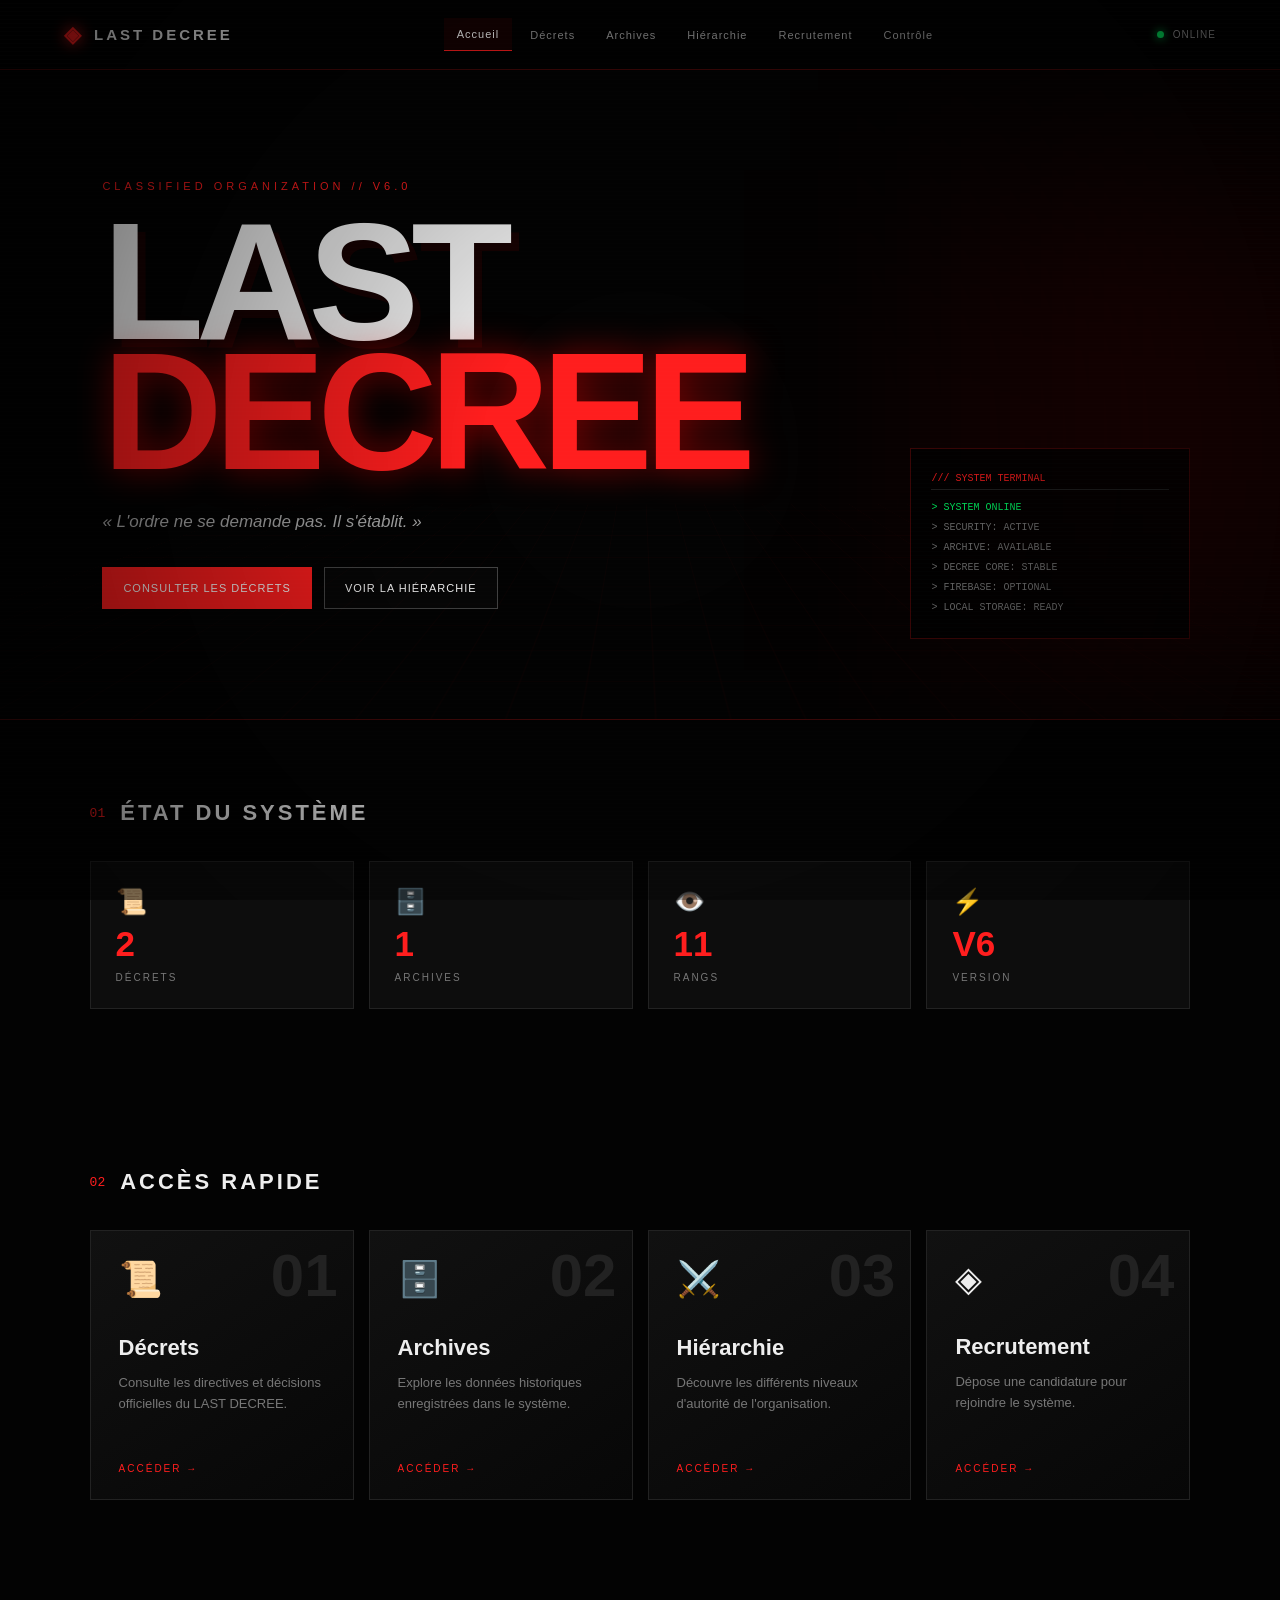
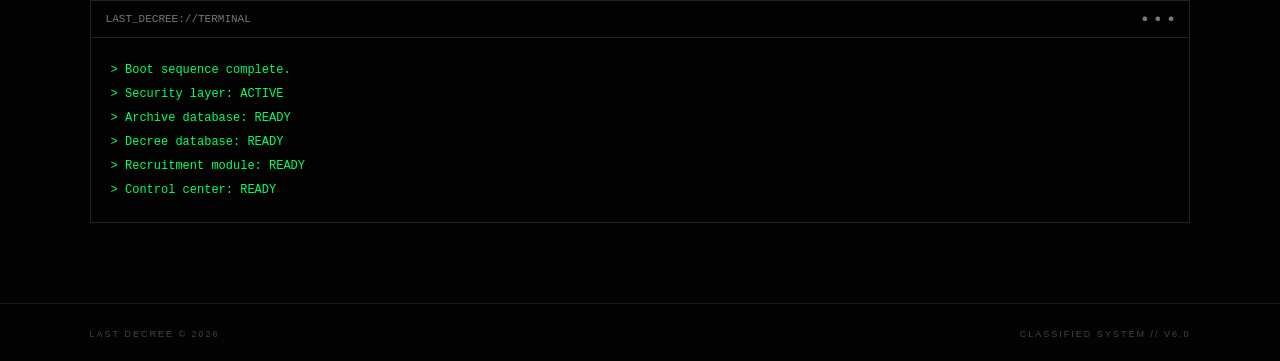
<file: index.html>
<!DOCTYPE html>
<html lang="fr">
<head>
    <meta charset="UTF-8">
    <meta name="viewport" content="width=device-width, initial-scale=1.0">
    <meta name="theme-color" content="#050505">
    <meta name="description" content="LAST DECREE — Classified Organization System">
    <title>LAST DECREE // V6</title>
    <link rel="stylesheet" href="style.css">
</head>

<body>

<div id="bootScreen">
    <div class="boot-logo">LAST DECREE</div>
    <div class="boot-line">INITIALISATION DU SYSTÈME...</div>
    <div class="boot-progress">
        <span id="bootProgress"></span>
    </div>
    <div id="bootStatus">CHARGEMENT...</div>
</div>

<div id="site">

<header class="topbar">
    <div class="brand" onclick="location.href='index.html'">
        <span class="brand-symbol">◈</span>
        <span>LAST DECREE</span>
    </div>

    <button class="menu-toggle" onclick="toggleMenu()">☰</button>

    <nav id="mainNav">
        <a href="index.html" class="active">Accueil</a>
        <a href="decrees.html">Décrets</a>
        <a href="archives.html">Archives</a>
        <a href="hierarchy.html">Hiérarchie</a>
        <a href="recruitment.html">Recrutement</a>
        <a href="control.html">Contrôle</a>
    </nav>

    <div class="system-status">
        <span class="status-dot"></span>
        ONLINE
    </div>
</header>

<main>

<section class="hero">
    <div class="hero-grid"></div>

    <div class="hero-content">
        <div class="classified">CLASSIFIED ORGANIZATION // V6.0</div>

        <h1>
            LAST<br>
            <span>DECREE</span>
        </h1>

        <p class="hero-subtitle">
            « L'ordre ne se demande pas. Il s'établit. »
        </p>

        <div class="hero-actions">
            <a href="decrees.html" class="btn primary">CONSULTER LES DÉCRETS</a>
            <a href="hierarchy.html" class="btn">VOIR LA HIÉRARCHIE</a>
        </div>
    </div>

    <div class="hero-terminal">
        <div>/// SYSTEM TERMINAL</div>
        <p>&gt; SYSTEM ONLINE</p>
        <p>&gt; SECURITY: ACTIVE</p>
        <p>&gt; ARCHIVE: AVAILABLE</p>
        <p>&gt; DECREE CORE: STABLE</p>
        <p>&gt; FIREBASE: OPTIONAL</p>
        <p>&gt; LOCAL STORAGE: READY</p>
    </div>
</section>

<section class="section">
    <div class="section-title">
        <span>01</span>
        <h2>ÉTAT DU SYSTÈME</h2>
    </div>

    <div class="dashboard-grid">

        <div class="stat-card">
            <span class="stat-icon">📜</span>
            <span class="stat-number" id="decreeCount">0</span>
            <span class="stat-label">DÉCRETS</span>
        </div>

        <div class="stat-card">
            <span class="stat-icon">🗄️</span>
            <span class="stat-number" id="archiveCount">0</span>
            <span class="stat-label">ARCHIVES</span>
        </div>

        <div class="stat-card">
            <span class="stat-icon">👁️</span>
            <span class="stat-number">11</span>
            <span class="stat-label">RANGS</span>
        </div>

        <div class="stat-card">
            <span class="stat-icon">⚡</span>
            <span class="stat-number">V6</span>
            <span class="stat-label">VERSION</span>
        </div>

    </div>
</section>

<section class="section">
    <div class="section-title">
        <span>02</span>
        <h2>ACCÈS RAPIDE</h2>
    </div>

    <div class="cards">

        <a href="decrees.html" class="feature-card">
            <div class="feature-number">01</div>
            <div class="feature-icon">📜</div>
            <h3>Décrets</h3>
            <p>Consulte les directives et décisions officielles du LAST DECREE.</p>
            <span class="card-link">ACCÉDER →</span>
        </a>

        <a href="archives.html" class="feature-card">
            <div class="feature-number">02</div>
            <div class="feature-icon">🗄️</div>
            <h3>Archives</h3>
            <p>Explore les données historiques enregistrées dans le système.</p>
            <span class="card-link">ACCÉDER →</span>
        </a>

        <a href="hierarchy.html" class="feature-card">
            <div class="feature-number">03</div>
            <div class="feature-icon">⚔️</div>
            <h3>Hiérarchie</h3>
            <p>Découvre les différents niveaux d'autorité de l'organisation.</p>
            <span class="card-link">ACCÉDER →</span>
        </a>

        <a href="recruitment.html" class="feature-card">
            <div class="feature-number">04</div>
            <div class="feature-icon">◈</div>
            <h3>Recrutement</h3>
            <p>Dépose une candidature pour rejoindre le système.</p>
            <span class="card-link">ACCÉDER →</span>
        </a>

    </div>
</section>

<section class="terminal-section">
    <div class="terminal">
        <div class="terminal-header">
            <span>LAST_DECREE://TERMINAL</span>
            <span>● ● ●</span>
        </div>

        <div class="terminal-body" id="terminalText"></div>
    </div>
</section>

</main>

<footer>
    <div>LAST DECREE © 2026</div>
    <div>CLASSIFIED SYSTEM // V6.0</div>
</footer>

</div>

<script src="script.js"></script>
</body>
              </html>
</file>
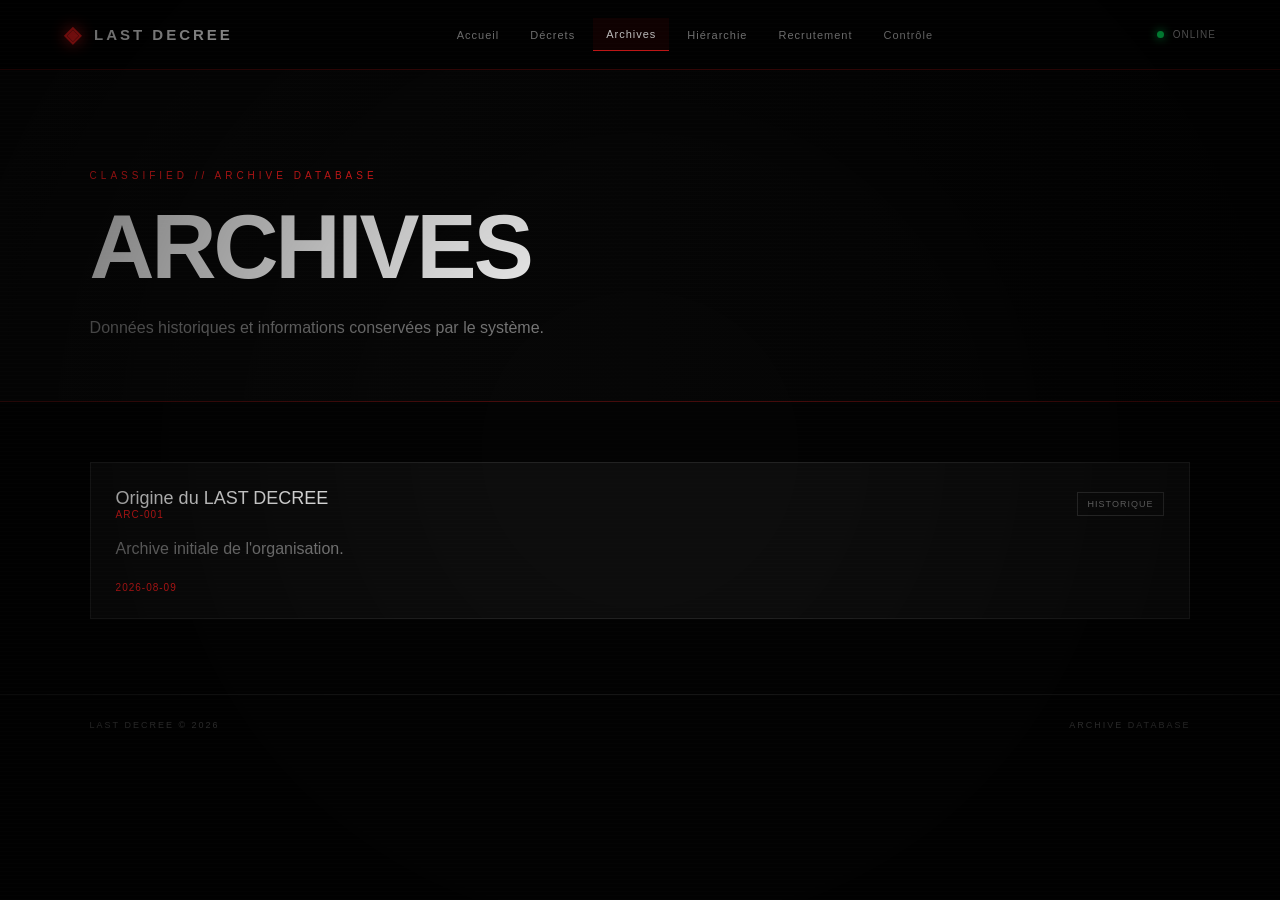
<file: archive.html>
<!DOCTYPE html>
<html lang="fr">
<head>
    <meta charset="UTF-8">
    <meta name="viewport" content="width=device-width, initial-scale=1.0">
    <title>Archives // LAST DECREE</title>
    <link rel="stylesheet" href="style.css">
</head>

<body>

<div id="site" class="loaded">

<header class="topbar">

    <div class="brand" onclick="location.href='index.html'">
        <span class="brand-symbol">◈</span>
        LAST DECREE
    </div>

    <button class="menu-toggle" onclick="toggleMenu()">☰</button>

    <nav id="mainNav">
        <a href="index.html">Accueil</a>
        <a href="decrees.html">Décrets</a>
        <a href="archives.html" class="active">Archives</a>
        <a href="hierarchy.html">Hiérarchie</a>
        <a href="recruitment.html">Recrutement</a>
        <a href="control.html">Contrôle</a>
    </nav>

    <div class="system-status">
        <span class="status-dot"></span> ONLINE
    </div>

</header>

<section class="page-header">
    <div class="eyebrow">CLASSIFIED // ARCHIVE DATABASE</div>
    <h1>ARCHIVES</h1>
    <p>
        Données historiques et informations conservées par le système.
    </p>
</section>

<main class="content">

    <div id="archivesList"></div>

</main>

<footer>
    <div>LAST DECREE © 2026</div>
    <div>ARCHIVE DATABASE</div>
</footer>

</div>

<script src="script.js"></script>

</body>
</html>
</file>
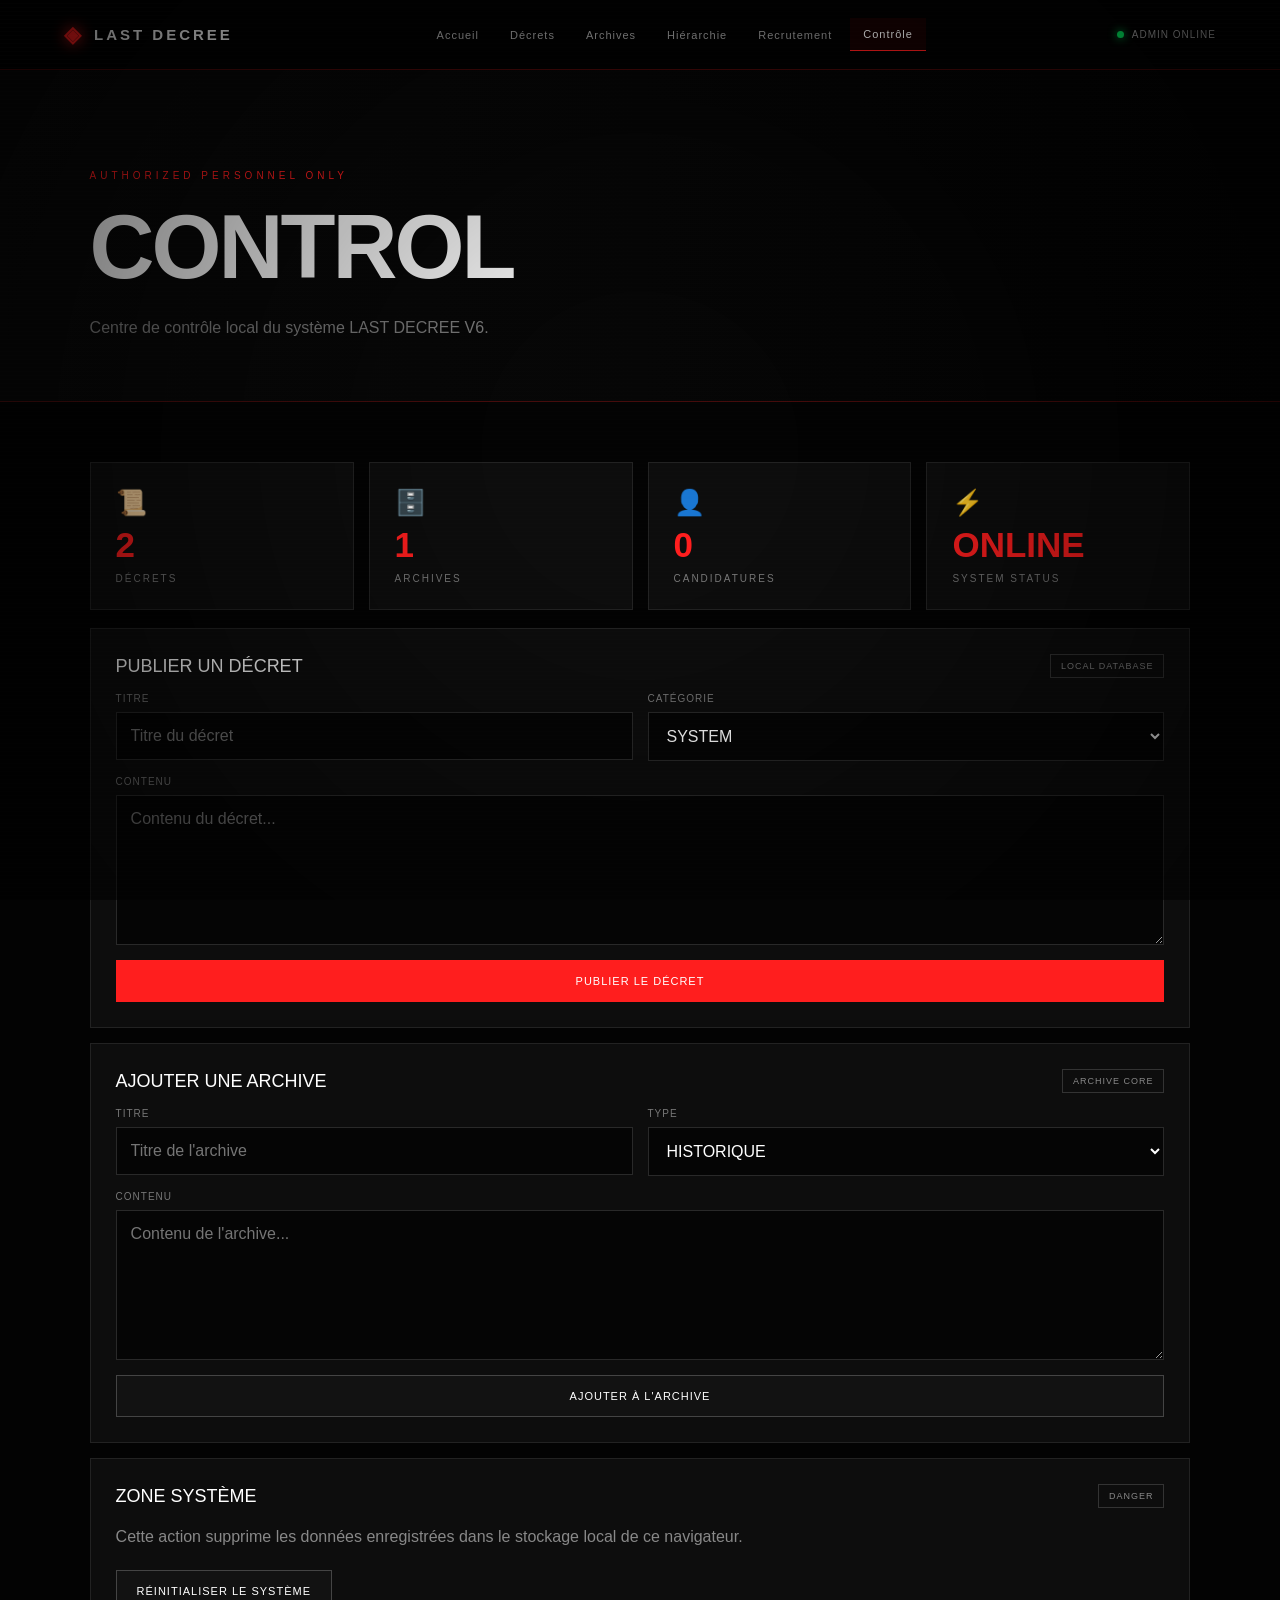
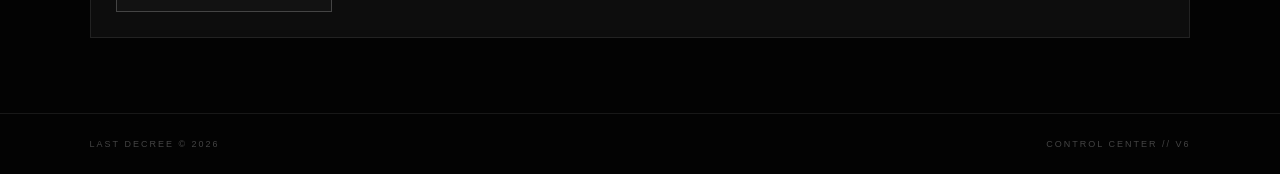
<file: control.html>
<!DOCTYPE html>
<html lang="fr">
<head>
    <meta charset="UTF-8">
    <meta name="viewport" content="width=device-width, initial-scale=1.0">
    <title>Control Center // LAST DECREE</title>
    <link rel="stylesheet" href="style.css">
</head>

<body>

<div id="site" class="loaded">

<header class="topbar">

    <div class="brand" onclick="location.href='index.html'">
        <span class="brand-symbol">◈</span>
        LAST DECREE
    </div>

    <button class="menu-toggle" onclick="toggleMenu()">☰</button>

    <nav id="mainNav">
        <a href="index.html">Accueil</a>
        <a href="decrees.html">Décrets</a>
        <a href="archives.html">Archives</a>
        <a href="hierarchy.html">Hiérarchie</a>
        <a href="recruitment.html">Recrutement</a>
        <a href="control.html" class="active">Contrôle</a>
    </nav>

    <div class="system-status">
        <span class="status-dot"></span> ADMIN ONLINE
    </div>

</header>

<section class="page-header">
    <div class="eyebrow">AUTHORIZED PERSONNEL ONLY</div>
    <h1>CONTROL</h1>
    <p>
        Centre de contrôle local du système LAST DECREE V6.
    </p>
</section>

<main class="content">

    <div class="dashboard-grid">

        <div class="stat-card">
            <span class="stat-icon">📜</span>
            <span class="stat-number" id="decreeCount">0</span>
            <span class="stat-label">DÉCRETS</span>
        </div>

        <div class="stat-card">
            <span class="stat-icon">🗄️</span>
            <span class="stat-number" id="archiveCount">0</span>
            <span class="stat-label">ARCHIVES</span>
        </div>

        <div class="stat-card">
            <span class="stat-icon">👤</span>
            <span class="stat-number" id="applicationCount">0</span>
            <span class="stat-label">CANDIDATURES</span>
        </div>

        <div class="stat-card">
            <span class="stat-icon">⚡</span>
            <span class="stat-number">ONLINE</span>
            <span class="stat-label">SYSTEM STATUS</span>
        </div>

    </div>

    <br>

    <div class="panel">

        <div class="panel-header">
            <div class="panel-title">
                PUBLIER UN DÉCRET
            </div>

            <span class="badge">
                LOCAL DATABASE
            </span>
        </div>

        <form id="decreeForm">

            <div class="form-grid">

                <div class="form-group">
                    <label>TITRE</label>

                    <input
                        type="text"
                        name="title"
                        required
                        placeholder="Titre du décret">
                </div>

                <div class="form-group">
                    <label>CATÉGORIE</label>

                    <select name="category" required>

                        <option value="SYSTEM">
                            SYSTEM
                        </option>

                        <option value="DIRECTIVE">
                            DIRECTIVE
                        </option>

                        <option value="SECURITY">
                            SECURITY
                        </option>

                        <option value="EVENT">
                            EVENT
                        </option>

                    </select>
                </div>

                <div class="form-group full">

                    <label>CONTENU</label>

                    <textarea
                        name="content"
                        required
                        placeholder="Contenu du décret..."></textarea>

                </div>

                <div class="form-group full">

                    <button
                        type="submit"
                        class="btn primary">
                        PUBLIER LE DÉCRET
                    </button>

                </div>

            </div>

        </form>

    </div>

    <div class="panel">

        <div class="panel-header">
            <div class="panel-title">
                AJOUTER UNE ARCHIVE
            </div>

            <span class="badge">
                ARCHIVE CORE
            </span>
        </div>

        <form id="archiveForm">

            <div class="form-grid">

                <div class="form-group">
                    <label>TITRE</label>

                    <input
                        type="text"
                        name="title"
                        required
                        placeholder="Titre de l'archive">
                </div>

                <div class="form-group">
                    <label>TYPE</label>

                    <select name="type" required>

                        <option>HISTORIQUE</option>
                        <option>CLASSIFIED</option>
                        <option>EVENT</option>
                        <option>PERSONNEL</option>

                    </select>

                </div>

                <div class="form-group full">

                    <label>CONTENU</label>

                    <textarea
                        name="content"
                        required
                        placeholder="Contenu de l'archive..."></textarea>

                </div>

                <div class="form-group full">

                    <button
                        type="submit"
                        class="btn">
                        AJOUTER À L'ARCHIVE
                    </button>

                </div>

            </div>

        </form>

    </div>

    <div class="panel">

        <div class="panel-header">
            <div class="panel-title">
                ZONE SYSTÈME
            </div>

            <span class="badge">
                DANGER
            </span>
        </div>

        <p style="margin-bottom:20px">
            Cette action supprime les données enregistrées dans le stockage local
            de ce navigateur.
        </p>

        <button
            id="resetSystem"
            class="btn">
            RÉINITIALISER LE SYSTÈME
        </button>

    </div>

</main>

<footer>
    <div>LAST DECREE © 2026</div>
    <div>CONTROL CENTER // V6</div>
</footer>

</div>

<script src="script.js"></script>

</body>
  </html>
</file>
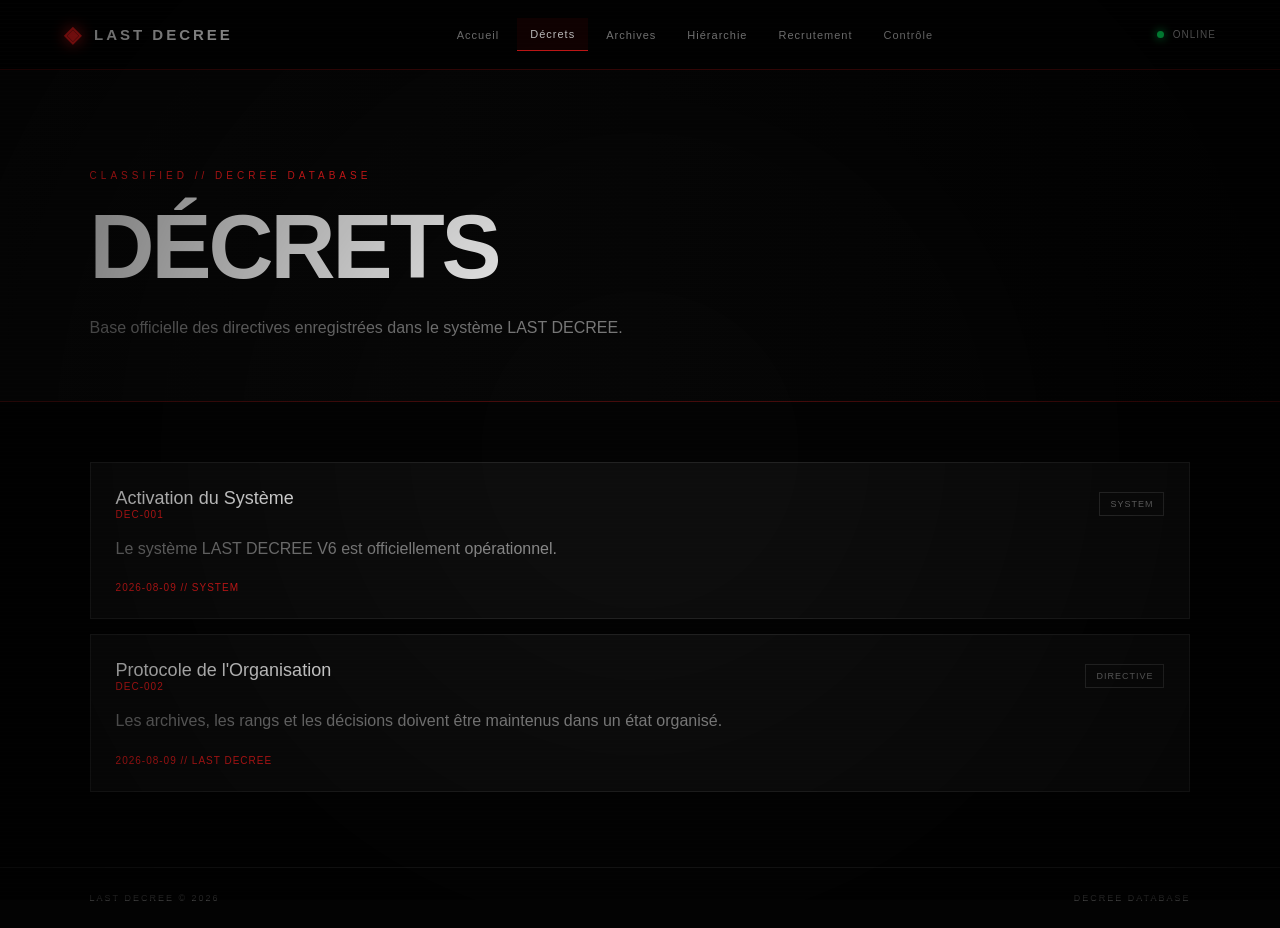
<file: decrees.html>
<!DOCTYPE html>
<html lang="fr">
<head>
    <meta charset="UTF-8">
    <meta name="viewport" content="width=device-width, initial-scale=1.0">
    <title>Décrets // LAST DECREE</title>
    <link rel="stylesheet" href="style.css">
</head>

<body>

<div id="site" class="loaded">

<header class="topbar">

    <div class="brand" onclick="location.href='index.html'">
        <span class="brand-symbol">◈</span>
        LAST DECREE
    </div>

    <button class="menu-toggle" onclick="toggleMenu()">☰</button>

    <nav id="mainNav">
        <a href="index.html">Accueil</a>
        <a href="decrees.html" class="active">Décrets</a>
        <a href="archives.html">Archives</a>
        <a href="hierarchy.html">Hiérarchie</a>
        <a href="recruitment.html">Recrutement</a>
        <a href="control.html">Contrôle</a>
    </nav>

    <div class="system-status">
        <span class="status-dot"></span> ONLINE
    </div>

</header>

<section class="page-header">
    <div class="eyebrow">CLASSIFIED // DECREE DATABASE</div>
    <h1>DÉCRETS</h1>
    <p>
        Base officielle des directives enregistrées dans le système LAST DECREE.
    </p>
</section>

<main class="content">

    <div id="decreesList"></div>

</main>

<footer>
    <div>LAST DECREE © 2026</div>
    <div>DECREE DATABASE</div>
</footer>

</div>

<script src="script.js"></script>

</body>
</html>
</file>
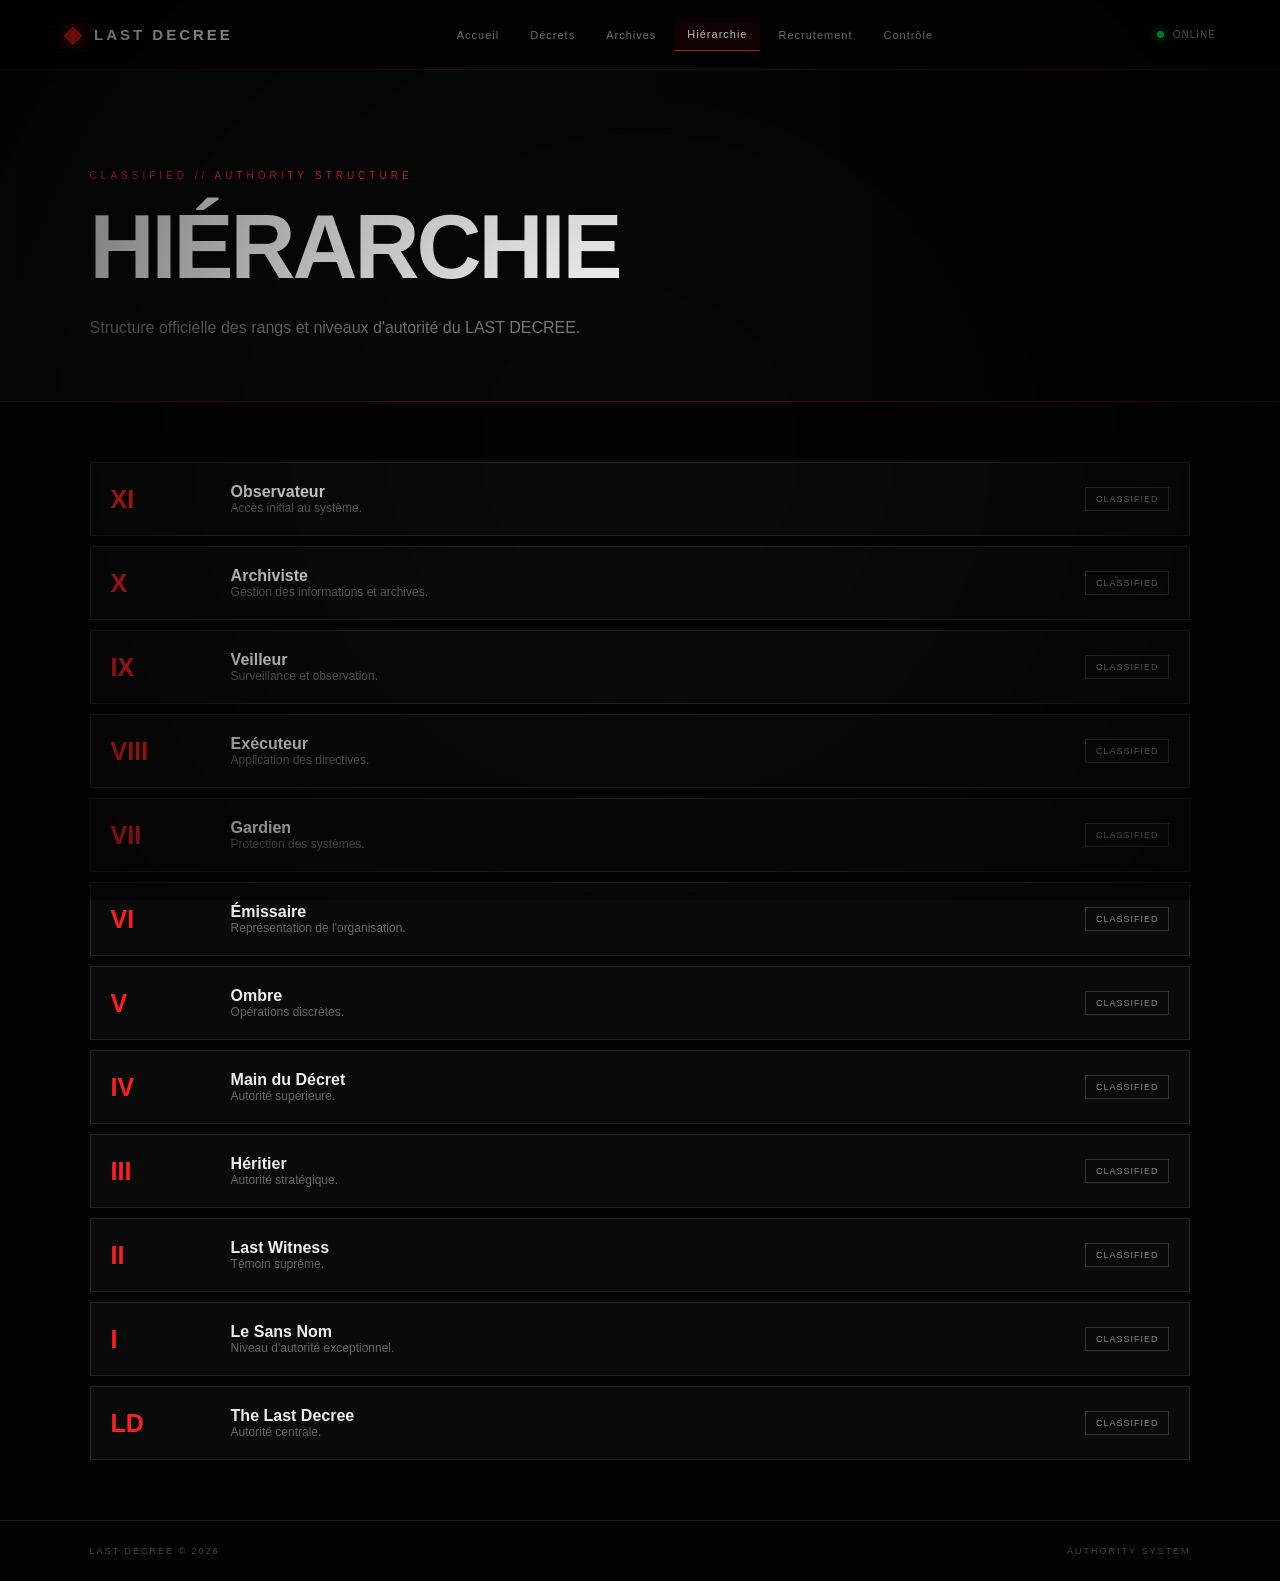
<file: hierarchy.html>
<!DOCTYPE html>
<html lang="fr">
<head>
    <meta charset="UTF-8">
    <meta name="viewport" content="width=device-width, initial-scale=1.0">
    <title>Hiérarchie // LAST DECREE</title>
    <link rel="stylesheet" href="style.css">
</head>

<body>

<div id="site" class="loaded">

<header class="topbar">

    <div class="brand" onclick="location.href='index.html'">
        <span class="brand-symbol">◈</span>
        LAST DECREE
    </div>

    <button class="menu-toggle" onclick="toggleMenu()">☰</button>

    <nav id="mainNav">
        <a href="index.html">Accueil</a>
        <a href="decrees.html">Décrets</a>
        <a href="archives.html">Archives</a>
        <a href="hierarchy.html" class="active">Hiérarchie</a>
        <a href="recruitment.html">Recrutement</a>
        <a href="control.html">Contrôle</a>
    </nav>

    <div class="system-status">
        <span class="status-dot"></span> ONLINE
    </div>

</header>

<section class="page-header">
    <div class="eyebrow">CLASSIFIED // AUTHORITY STRUCTURE</div>
    <h1>HIÉRARCHIE</h1>
    <p>
        Structure officielle des rangs et niveaux d'autorité du LAST DECREE.
    </p>
</section>

<main class="content">

    <div id="rankList" class="rank-list"></div>

</main>

<footer>
    <div>LAST DECREE © 2026</div>
    <div>AUTHORITY SYSTEM</div>
</footer>

</div>

<script src="script.js"></script>

</body>
</html>
</file>
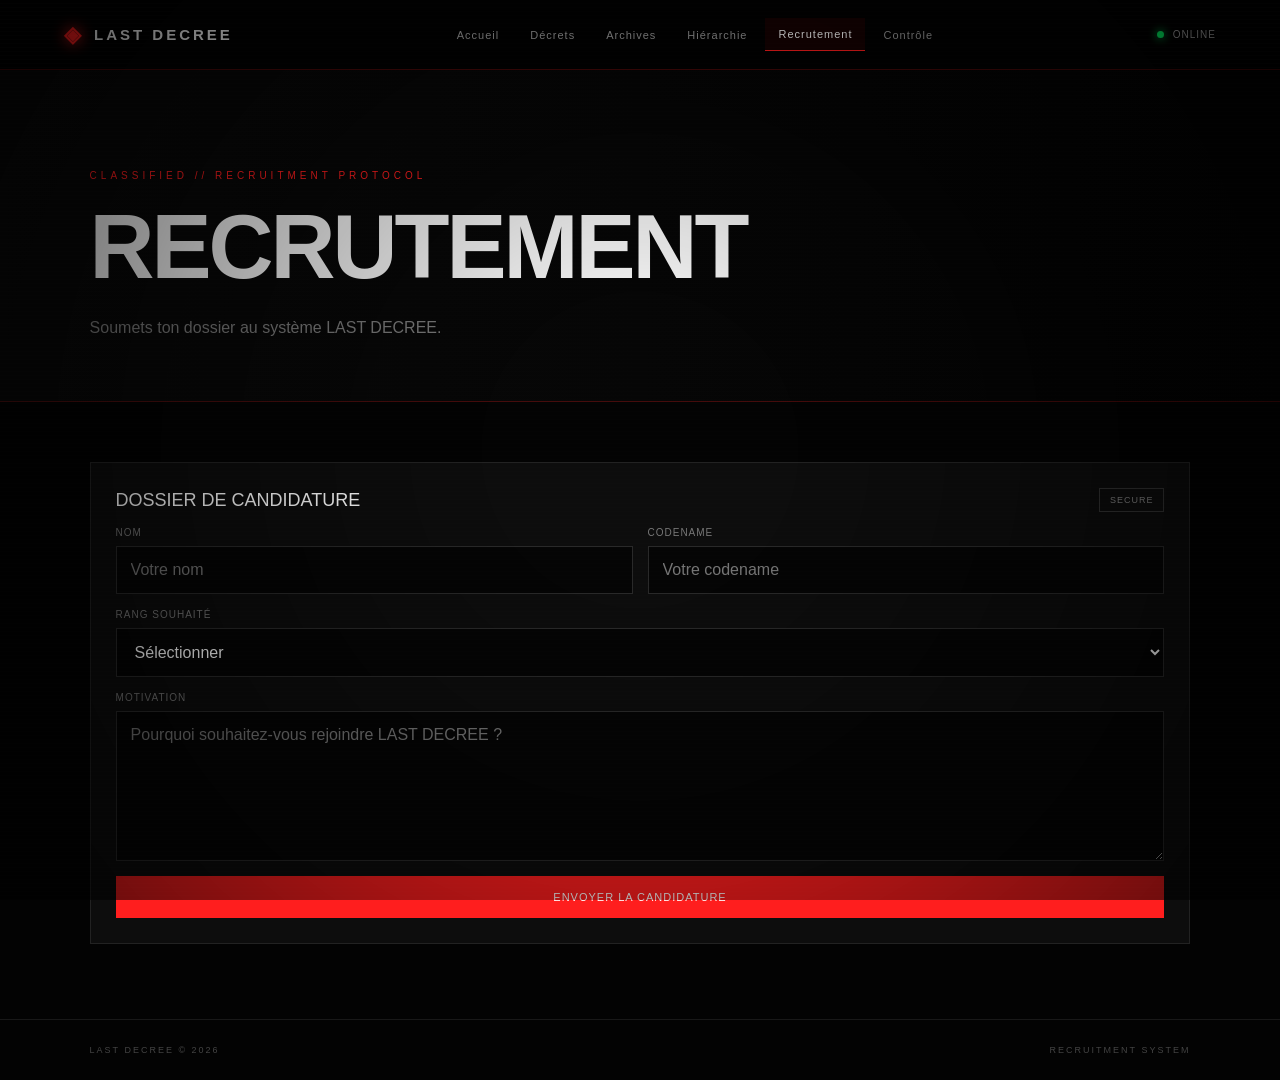
<file: recruitment.html>
<!DOCTYPE html>
<html lang="fr">
<head>
    <meta charset="UTF-8">
    <meta name="viewport" content="width=device-width, initial-scale=1.0">
    <title>Recrutement // LAST DECREE</title>
    <link rel="stylesheet" href="style.css">
</head>

<body>

<div id="site" class="loaded">

<header class="topbar">

    <div class="brand" onclick="location.href='index.html'">
        <span class="brand-symbol">◈</span>
        LAST DECREE
    </div>

    <button class="menu-toggle" onclick="toggleMenu()">☰</button>

    <nav id="mainNav">
        <a href="index.html">Accueil</a>
        <a href="decrees.html">Décrets</a>
        <a href="archives.html">Archives</a>
        <a href="hierarchy.html">Hiérarchie</a>
        <a href="recruitment.html" class="active">Recrutement</a>
        <a href="control.html">Contrôle</a>
    </nav>

    <div class="system-status">
        <span class="status-dot"></span> ONLINE
    </div>

</header>

<section class="page-header">
    <div class="eyebrow">CLASSIFIED // RECRUITMENT PROTOCOL</div>
    <h1>RECRUTEMENT</h1>
    <p>
        Soumets ton dossier au système LAST DECREE.
    </p>
</section>

<main class="content">

    <div class="panel">

        <div class="panel-header">
            <div class="panel-title">
                DOSSIER DE CANDIDATURE
            </div>

            <span class="badge">
                SECURE
            </span>
        </div>

        <form id="recruitmentForm">

            <div class="form-grid">

                <div class="form-group">
                    <label>NOM</label>
                    <input
                        type="text"
                        name="name"
                        required
                        placeholder="Votre nom">
                </div>

                <div class="form-group">
                    <label>CODENAME</label>
                    <input
                        type="text"
                        name="codename"
                        required
                        placeholder="Votre codename">
                </div>

                <div class="form-group full">
                    <label>RANG SOUHAITÉ</label>

                    <select name="rank" required>

                        <option value="">
                            Sélectionner
                        </option>

                        <option>XI — Observateur</option>
                        <option>X — Archiviste</option>
                        <option>IX — Veilleur</option>
                        <option>VIII — Exécuteur</option>
                        <option>VII — Gardien</option>
                        <option>VI — Émissaire</option>
                        <option>V — Ombre</option>
                        <option>IV — Main du Décret</option>
                        <option>III — Héritier</option>
                        <option>II — Last Witness</option>
                        <option>I — Le Sans Nom</option>

                    </select>
                </div>

                <div class="form-group full">
                    <label>MOTIVATION</label>

                    <textarea
                        name="motivation"
                        required
                        placeholder="Pourquoi souhaitez-vous rejoindre LAST DECREE ?"></textarea>
                </div>

                <div class="form-group full">

                    <button
                        type="submit"
                        class="btn primary">
                        ENVOYER LA CANDIDATURE
                    </button>

                </div>

            </div>

        </form>

    </div>

</main>

<footer>
    <div>LAST DECREE © 2026</div>
    <div>RECRUITMENT SYSTEM</div>
</footer>

</div>

<script src="script.js"></script>

</body>
  </html>
</file>
<file: style.css>
:root {
    --bg: #030303;
    --bg2: #080808;
    --panel: #0d0d0d;
    --panel2: #111111;
    --red: #ff1e1e;
    --red-dark: #8b0000;
    --text: #eeeeee;
    --muted: #777;
    --border: rgba(255, 30, 30, 0.25);
    --glow: 0 0 20px rgba(255, 20, 20, 0.25);
}

* {
    margin: 0;
    padding: 0;
    box-sizing: border-box;
}

html {
    scroll-behavior: smooth;
}

body {
    background: var(--bg);
    color: var(--text);
    font-family: Arial, Helvetica, sans-serif;
    min-height: 100vh;
    overflow-x: hidden;
}

body::before {
    content: "";
    position: fixed;
    inset: 0;
    pointer-events: none;
    z-index: 999;
    background: repeating-linear-gradient(
        to bottom,
        transparent 0,
        transparent 3px,
        rgba(255,255,255,0.018) 4px
    );
}

body::after {
    content: "";
    position: fixed;
    inset: 0;
    pointer-events: none;
    background: radial-gradient(
        circle at center,
        transparent 20%,
        rgba(0,0,0,.65) 100%
    );
    z-index: 998;
}

a {
    color: inherit;
    text-decoration: none;
}

button,
input,
textarea,
select {
    font: inherit;
}

#site {
    opacity: 0;
    transition: opacity .8s ease;
}

#site.loaded {
    opacity: 1;
}

#bootScreen {
    position: fixed;
    inset: 0;
    z-index: 9999;
    background: #000;
    display: flex;
    flex-direction: column;
    justify-content: center;
    align-items: center;
    padding: 25px;
}

.boot-logo {
    color: var(--red);
    font-size: clamp(35px, 9vw, 80px);
    font-weight: 900;
    letter-spacing: 12px;
    text-shadow: 0 0 25px var(--red);
    animation: glitch 1s infinite;
    text-align: center;
}

.boot-line {
    margin-top: 20px;
    color: #888;
    font-size: 12px;
    letter-spacing: 3px;
}

.boot-progress {
    margin-top: 25px;
    width: min(500px, 90%);
    height: 3px;
    background: #222;
}

#bootProgress {
    display: block;
    width: 0%;
    height: 100%;
    background: var(--red);
    box-shadow: 0 0 15px var(--red);
}

#bootStatus {
    margin-top: 12px;
    color: var(--red);
    font-size: 11px;
    letter-spacing: 2px;
}

.topbar {
    position: sticky;
    top: 0;
    z-index: 100;
    min-height: 70px;
    padding: 0 5%;
    display: flex;
    align-items: center;
    justify-content: space-between;
    gap: 20px;
    background: rgba(3,3,3,.92);
    border-bottom: 1px solid var(--border);
    backdrop-filter: blur(12px);
}

.brand {
    display: flex;
    align-items: center;
    gap: 10px;
    font-size: 15px;
    font-weight: 900;
    letter-spacing: 3px;
    cursor: pointer;
}

.brand-symbol {
    color: var(--red);
    font-size: 22px;
    text-shadow: 0 0 15px var(--red);
}

nav {
    display: flex;
    align-items: center;
    gap: 5px;
}

nav a {
    padding: 10px 13px;
    color: #999;
    font-size: 11px;
    letter-spacing: 1px;
    transition: .25s;
}

nav a:hover,
nav a.active {
    color: #fff;
    background: rgba(255,0,0,.08);
    border-bottom: 1px solid var(--red);
}

.system-status {
    font-size: 10px;
    color: #aaa;
    letter-spacing: 1px;
}

.status-dot {
    display: inline-block;
    width: 7px;
    height: 7px;
    background: #00ff66;
    border-radius: 50%;
    box-shadow: 0 0 10px #00ff66;
    margin-right: 5px;
}

.menu-toggle {
    display: none;
    background: none;
    color: white;
    border: 1px solid #333;
    padding: 8px 12px;
}

.hero {
    min-height: 650px;
    position: relative;
    overflow: hidden;
    display: flex;
    align-items: center;
    padding: 100px 8%;
    border-bottom: 1px solid var(--border);
}

.hero-grid {
    position: absolute;
    inset: 0;
    opacity: .2;
    background-image:
        linear-gradient(rgba(255,0,0,.12) 1px, transparent 1px),
        linear-gradient(90deg, rgba(255,0,0,.12) 1px, transparent 1px);
    background-size: 50px 50px;
    transform: perspective(500px) rotateX(55deg) scale(1.5);
    transform-origin: center bottom;
}

.hero::after {
    content: "";
    position: absolute;
    width: 500px;
    height: 500px;
    background: rgba(255,0,0,.12);
    filter: blur(120px);
    right: -200px;
    top: 100px;
}

.hero-content {
    position: relative;
    z-index: 2;
    max-width: 850px;
}

.classified {
    color: var(--red);
    font-size: 11px;
    letter-spacing: 4px;
    margin-bottom: 25px;
}

.hero h1 {
    font-size: clamp(65px, 13vw, 170px);
    line-height: .78;
    font-weight: 900;
    letter-spacing: -8px;
    text-shadow: 8px 8px 0 rgba(255,0,0,.08);
}

.hero h1 span {
    color: var(--red);
    text-shadow: 0 0 35px rgba(255,0,0,.5);
}

.hero-subtitle {
    margin-top: 35px;
    color: #aaa;
    font-size: 17px;
    font-style: italic;
}

.hero-actions {
    display: flex;
    flex-wrap: wrap;
    gap: 12px;
    margin-top: 35px;
}

.btn {
    display: inline-block;
    padding: 14px 20px;
    border: 1px solid #444;
    color: white;
    background: rgba(255,255,255,.02);
    font-size: 11px;
    letter-spacing: 1px;
    cursor: pointer;
    transition: .25s;
}

.btn:hover {
    border-color: var(--red);
    box-shadow: var(--glow);
    transform: translateY(-2px);
}

.btn.primary {
    border-color: var(--red);
    background: var(--red);
    color: #fff;
}

.btn.primary:hover {
    background: #d00000;
}

.hero-terminal {
    position: absolute;
    right: 7%;
    bottom: 80px;
    z-index: 3;
    width: 280px;
    padding: 20px;
    background: rgba(0,0,0,.75);
    border: 1px solid var(--border);
    color: #777;
    font-family: monospace;
    font-size: 10px;
    line-height: 2;
}

.hero-terminal div {
    color: var(--red);
    border-bottom: 1px solid #222;
    margin-bottom: 8px;
}

.hero-terminal p:nth-child(2) {
    color: #00ff66;
}

.section {
    padding: 80px 7%;
}

.section-title {
    display: flex;
    align-items: center;
    gap: 15px;
    margin-bottom: 35px;
}

.section-title span {
    color: var(--red);
    font-family: monospace;
}

.section-title h2 {
    font-size: 22px;
    letter-spacing: 3px;
}

.dashboard-grid {
    display: grid;
    grid-template-columns: repeat(4, 1fr);
    gap: 15px;
}

.stat-card {
    padding: 25px;
    background: var(--panel);
    border: 1px solid #222;
    display: flex;
    flex-direction: column;
    gap: 8px;
    transition: .25s;
}

.stat-card:hover {
    border-color: var(--red);
    transform: translateY(-4px);
}

.stat-icon {
    font-size: 25px;
}

.stat-number {
    font-size: 35px;
    font-weight: 900;
    color: var(--red);
}

.stat-label {
    color: #777;
    font-size: 10px;
    letter-spacing: 2px;
}

.cards {
    display: grid;
    grid-template-columns: repeat(4, 1fr);
    gap: 15px;
}

.feature-card {
    position: relative;
    min-height: 270px;
    padding: 28px;
    background: linear-gradient(145deg,#111,#070707);
    border: 1px solid #222;
    overflow: hidden;
    transition: .3s;
}

.feature-card:hover {
    transform: translateY(-7px);
    border-color: var(--red);
    box-shadow: var(--glow);
}

.feature-number {
    position: absolute;
    right: 15px;
    top: 10px;
    color: #222;
    font-size: 60px;
    font-weight: 900;
}

.feature-icon {
    font-size: 35px;
    margin-bottom: 35px;
}

.feature-card h3 {
    font-size: 22px;
    margin-bottom: 12px;
}

.feature-card p {
    color: #777;
    font-size: 13px;
    line-height: 1.6;
}

.card-link {
    position: absolute;
    bottom: 25px;
    color: var(--red);
    font-size: 10px;
    letter-spacing: 2px;
}

.terminal-section {
    padding: 20px 7% 80px;
}

.terminal {
    border: 1px solid #222;
    background: #020202;
    font-family: monospace;
}

.terminal-header {
    padding: 12px 15px;
    display: flex;
    justify-content: space-between;
    color: #777;
    border-bottom: 1px solid #222;
    font-size: 11px;
}

.terminal-body {
    min-height: 180px;
    padding: 20px;
    color: #00ff66;
    font-size: 12px;
    line-height: 2;
}

.page-header {
    padding: 100px 7% 60px;
    background: linear-gradient(90deg,#090909,#030303);
    border-bottom: 1px solid var(--border);
}

.page-header .eyebrow {
    color: var(--red);
    font-size: 10px;
    letter-spacing: 4px;
}

.page-header h1 {
    margin-top: 15px;
    font-size: clamp(40px,8vw,90px);
    letter-spacing: -3px;
}

.page-header p {
    color: #777;
    max-width: 650px;
    line-height: 1.7;
    margin-top: 15px;
}

.content {
    padding: 60px 7%;
}

.panel {
    background: var(--panel);
    border: 1px solid #222;
    padding: 25px;
    margin-bottom: 15px;
}

.panel:hover {
    border-color: rgba(255,0,0,.4);
}

.panel-header {
    display: flex;
    justify-content: space-between;
    gap: 20px;
    align-items: center;
    margin-bottom: 15px;
}

.panel-title {
    color: #fff;
    font-size: 18px;
}

.panel-meta {
    color: var(--red);
    font-size: 10px;
    letter-spacing: 1px;
}

.panel p {
    color: #888;
    line-height: 1.7;
}

.form-grid {
    display: grid;
    grid-template-columns: repeat(2,1fr);
    gap: 15px;
}

.form-group {
    display: flex;
    flex-direction: column;
    gap: 8px;
}

.form-group.full {
    grid-column: 1/-1;
}

.form-group label {
    color: #777;
    font-size: 10px;
    letter-spacing: 1px;
}

.form-group input,
.form-group textarea,
.form-group select {
    width: 100%;
    padding: 14px;
    background: #050505;
    border: 1px solid #292929;
    color: white;
    outline: none;
}

.form-group input:focus,
.form-group textarea:focus,
.form-group select:focus {
    border-color: var(--red);
    box-shadow: 0 0 10px rgba(255,0,0,.12);
}

.form-group textarea {
    min-height: 150px;
    resize: vertical;
}

.rank-list {
    display: flex;
    flex-direction: column;
    gap: 10px;
}

.rank {
    display: grid;
    grid-template-columns: 100px 1fr auto;
    gap: 20px;
    align-items: center;
    padding: 20px;
    background: #0a0a0a;
    border: 1px solid #222;
    transition: .25s;
}

.rank:hover {
    border-color: var(--red);
    transform: translateX(5px);
}

.rank-number {
    color: var(--red);
    font-size: 25px;
    font-weight: 900;
}

.rank-name {
    font-weight: 700;
}

.rank-description {
    color: #666;
    font-size: 12px;
}

.badge {
    padding: 6px 10px;
    border: 1px solid #333;
    color: #888;
    font-size: 9px;
    letter-spacing: 1px;
}

.empty {
    padding: 50px;
    text-align: center;
    color: #555;
    border: 1px dashed #222;
}

.notification {
    position: fixed;
    right: 20px;
    bottom: 20px;
    z-index: 10000;
    padding: 15px 20px;
    background: #0b0b0b;
    border-left: 3px solid var(--red);
    color: #ddd;
    font-size: 12px;
    box-shadow: 0 10px 40px #000;
    transform: translateX(150%);
    transition: .3s;
}

.notification.show {
    transform: translateX(0);
}

footer {
    padding: 25px 7%;
    border-top: 1px solid #181818;
    display: flex;
    justify-content: space-between;
    color: #444;
    font-size: 9px;
    letter-spacing: 2px;
}

.glitch {
    animation: glitch .2s infinite;
}

@keyframes glitch {
    0% { transform: translate(0); }
    25% { transform: translate(-2px,1px); }
    50% { transform: translate(2px,-1px); }
    75% { transform: translate(-1px,-2px); }
    100% { transform: translate(0); }
}

@media (max-width: 1000px) {
    .dashboard-grid,
    .cards {
        grid-template-columns: repeat(2,1fr);
    }

    .hero-terminal {
        display: none;
    }
}

@media (max-width: 700px) {

    .topbar {
        flex-wrap: wrap;
        padding: 15px 5%;
    }

    .menu-toggle {
        display: block;
    }

    nav {
        display: none;
        width: 100%;
        flex-direction: column;
        align-items: stretch;
    }

    nav.open {
        display: flex;
    }

    nav a {
        padding: 14px;
    }

    .system-status {
        display: none;
    }

    .hero {
        min-height: 600px;
        padding: 70px 7%;
    }

    .hero h1 {
        font-size: 70px;
        letter-spacing: -5px;
    }

    .dashboard-grid,
    .cards,
    .form-grid {
        grid-template-columns: 1fr;
    }

    .form-group.full {
        grid-column: auto;
    }

    .rank {
        grid-template-columns: 60px 1fr;
    }

    .rank .badge {
        grid-column: 2;
        width: fit-content;
    }

    footer {
        flex-direction: column;
        gap: 10px;
    }
}
</file>
